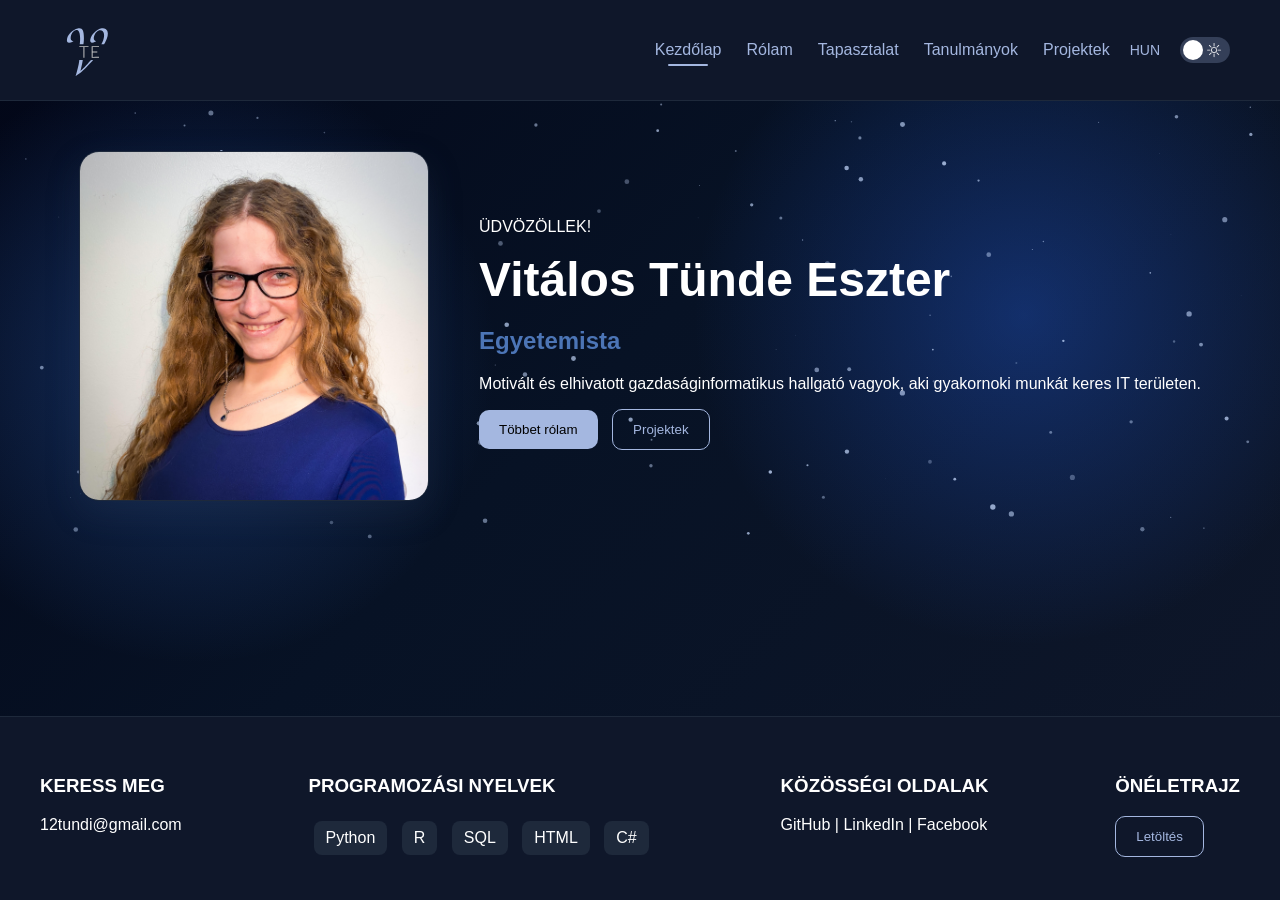
<file: index.html>
<!DOCTYPE html>
<html lang="hu">
<head>
    <meta charset="UTF-8">
    <meta name="viewport" content="width=device-width, initial-scale=1.0">
    <title>Vitálos Tünde Eszter</title>
    <link rel="icon" href="images/favicon.ico" type="image/x-icon">

    <link rel="stylesheet" href="style.css">
    <link rel="stylesheet" href="responsive.css">
</head>

<body data-page="home">

<canvas id="stars-bg"></canvas>

<nav>
    <img src="images/logo_sotet.svg" alt="Logo">
    <div class = "menu-container">
        <ul class="nav-links">
            <li><a href="index.html" aria-current="page">Kezdőlap</a></li>
            <li><a href="about.html">Rólam</a></li>
            <li><a href="experience.html">Tapasztalat</a></li>
            <li><a href="studies.html">Tanulmányok</a></li>
            <li><a href="projects.html">Projektek</a></li>
        </ul>

        <div class="nav-actions">
            <div class="language-selector">
                <span class="current-lang">HUN</span>
                <div class="dropdown-menu">
                    <img src="images/english.svg" alt="English" onclick="changeLanguage('en')">
                    <img src="images/german.svg" alt="Deutsch" onclick="changeLanguage('de')">
                </div>
            </div>

            <div class="mode-switch">
                <label class="switch">
                    <input type="checkbox" id="mode-toggle" onclick="toggleMode()">
                    <span class="slider">
                        <span class="icon sun"></span>
                        <span class="icon moon"></span>
                    </span>
                </label>
            </div>

            <div class="hamburger-menu">
                <div class="hamburger">
                    <span></span>
                    <span></span>
                    <span></span>
                </div>

                <ul class="hamburger-dropdown">
                    <li><a href="index.html" aria-current="page">Kezdőlap</a></li>
                    <li><a href="about.html">Rólam</a></li>
                    <li><a href="experience.html">Tapasztalat</a></li>
                    <li><a href="studies.html">Tanulmányok</a></li>
                    <li><a href="projects.html">Projektek</a></li>
                </ul>
            </div>
        </div>
    </div>

</nav>


<main>
<section class="hero" id="home">
    <img src="images/profil.jpg" alt="profil kép">

    <div class="hero-text">
        <p>ÜDVÖZÖLLEK!</p>
        <h1>Vitálos Tünde Eszter</h1>
        <h2>Egyetemista</h2>

        <p>
            Motivált és elhivatott gazdaságinformatikus hallgató vagyok,
            aki gyakornoki munkát keres IT területen.
        </p>

        <div class="hero-buttons">
            <a class="btn btn-primary" href="about.html">Többet rólam</a>
            <a class="btn btn-secondary" href="projects.html">Projektek</a>
        </div>
    </div>
</section>
</main>

<footer>

    <div>
        <h3>KERESS MEG</h3>
        <p><a href="mailto:12tundi@gmail.com">12tundi@gmail.com</a></p>
    </div>

    <div>
        <h3>PROGRAMOZÁSI NYELVEK</h3>
        <span class="tag-row">
        <span class="tag">Python</span>
        <span class="tag">R</span>
        <span class="tag">SQL</span>
        </span>
        <span class="tag-row">
        <span class="tag">HTML</span>
        <span class="tag">C#</span>
        </span>
    </div>

    <div>
        <h3>KÖZÖSSÉGI OLDALAK</h3>
        <p><a href="https://github.com/VitalosTunde" target="_blank" rel="noreferrer">GitHub</a> | <a href="https://www.linkedin.com/in/t%C3%BCnde-eszter-vit%C3%A1los-298bb1347/" target="_blank" rel="noreferrer">LinkedIn</a> | <a href="https://www.facebook.com/tundi.vitalos" target="_blank" rel="noreferrer">Facebook</a></p>
    </div>

    <div>
        <h3>ÖNÉLETRAJZ</h3>
        <a class="btn btn-secondary" href="cv/Vitalos_Tunde_HU.pdf" download>Letöltés</a>
    </div>

</footer>

<script src="script.js"></script>
<script src="language.js"></script>
</body>
</html>
</file>
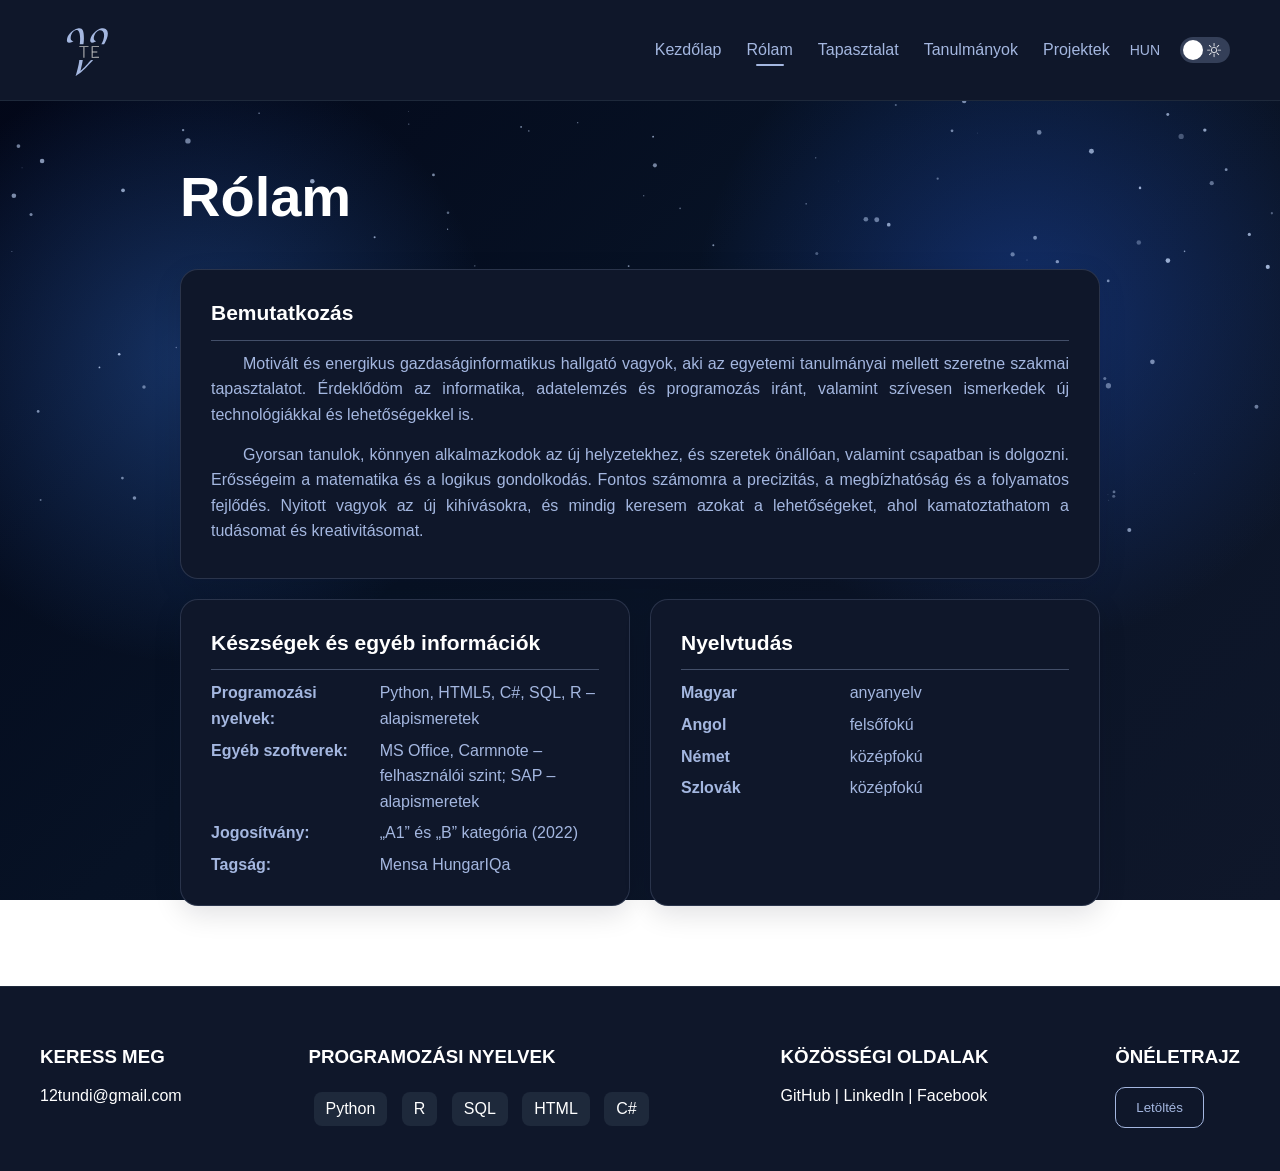
<file: about.html>
<!DOCTYPE html>
<html lang="hu">
<head>
    <meta charset="UTF-8">
    <meta name="viewport" content="width=device-width, initial-scale=1.0">
    <title>Rólam | Vitálos Tünde Eszter</title>
    <link rel="icon" href="images/favicon.ico" type="image/x-icon">

    <link rel="stylesheet" href="style.css">
    <link rel="stylesheet" href="responsive.css">
</head>

<body data-page="about">

<canvas id="stars-bg"></canvas>

<nav>
    <img src="images/logo_sotet.svg" alt="Logo">
    <div class = "menu-container">
        <ul class="nav-links">
            <li><a href="index.html">Kezdőlap</a></li>
            <li><a href="about.html" aria-current="page">Rólam</a></li>
            <li><a href="experience.html">Tapasztalat</a></li>
            <li><a href="studies.html">Tanulmányok</a></li>
            <li><a href="projects.html">Projektek</a></li>
        </ul>

        <div class="nav-actions">
            <div class="language-selector">
                <span class="current-lang">HUN</span>
                <div class="dropdown-menu">
                    <img src="images/english.svg" alt="English" onclick="changeLanguage('en')">
                    <img src="images/german.svg" alt="Deutsch" onclick="changeLanguage('de')">
                </div>
            </div>

            <div class="mode-switch">
                <label class="switch">
                    <input type="checkbox" id="mode-toggle" onclick="toggleMode()">
                    <span class="slider">
                        <span class="icon sun"></span>
                        <span class="icon moon"></span>
                    </span>
                </label>
            </div>

            <div class="hamburger-menu">
                <div class="hamburger">
                    <span></span>
                    <span></span>
                    <span></span>
                </div>

                <ul class="hamburger-dropdown">
                    <li><a href="index.html">Kezdőlap</a></li>
                    <li><a href="about.html" aria-current="page">Rólam</a></li>
                    <li><a href="experience.html">Tapasztalat</a></li>
                    <li><a href="studies.html">Tanulmányok</a></li>
                    <li><a href="projects.html">Projektek</a></li>
                </ul>
            </div>
        </div>
    </div>

</nav>


<main>
<section class="timeline-page" id="about" aria-labelledby="about-title">
    <h1 id="about-title">Rólam</h1>
    <div class="about-grid">
        <article class="timeline-card about-card about-intro">
            <h2 data-about="introTitle">Bemutatkozás</h2>
            <div>
                <p data-about="intro1">Motivált és energikus gazdaságinformatikus hallgató vagyok, aki az egyetemi tanulmányai mellett szeretne szakmai tapasztalatot. Érdeklődöm az informatika, adatelemzés és programozás iránt, valamint szívesen ismerkedek új technológiákkal és lehetőségekkel is.</p>
                <p data-about="intro2">Gyorsan tanulok, könnyen alkalmazkodok az új helyzetekhez, és szeretek önállóan, valamint csapatban is dolgozni. Erősségeim a matematika és a logikus gondolkodás. Fontos számomra a precizitás, a megbízhatóság és a folyamatos fejlődés. Nyitott vagyok az új kihívásokra, és mindig keresem azokat a lehetőségeket, ahol kamatoztathatom a tudásomat és kreativitásomat.</p>
            </div>
        </article>
        <div class="about-secondary">
        <article class="timeline-card about-card about-skills">
            <h2 data-about="skillsTitle">Készségek és egyéb információk</h2>
            <dl class="about-details">
                <div><dt data-about="programmingLabel">Programozási nyelvek:</dt><dd data-about="programming">Python, HTML5, C#, SQL, R – alapismeretek</dd></div>
                <div><dt data-about="softwareLabel">Egyéb szoftverek:</dt><dd data-about="software">MS Office, Carmnote – felhasználói szint; SAP – alapismeretek</dd></div>
                <div><dt data-about="licenceLabel">Jogosítvány:</dt><dd data-about="licence">„A1” és „B” kategória (2022)</dd></div>
                <div><dt data-about="membershipLabel">Tagság:</dt><dd>Mensa HungarIQa</dd></div>
            </dl>
        </article>
        <article class="timeline-card about-card">
            <h2 data-about="languagesTitle">Nyelvtudás</h2>
            <dl class="about-details">
                <div><dt data-about="hungarian">Magyar</dt><dd data-about="native">anyanyelv</dd></div>
                <div><dt data-about="english">Angol</dt><dd data-about="englishLevel">felsőfokú</dd></div>
                <div><dt data-about="german">Német</dt><dd data-about="germanLevel">középfokú</dd></div>
                <div><dt data-about="slovak">Szlovák</dt><dd data-about="slovakLevel">középfokú</dd></div>
            </dl>
        </article>
        </div>
    </div>
</section>
</main>

<footer>

    <div>
        <h3>KERESS MEG</h3>
        <p><a href="mailto:12tundi@gmail.com">12tundi@gmail.com</a></p>
    </div>

    <div>
        <h3>PROGRAMOZÁSI NYELVEK</h3>
        <span class="tag-row">
        <span class="tag">Python</span>
        <span class="tag">R</span>
        <span class="tag">SQL</span>
        </span>
        <span class="tag-row">
        <span class="tag">HTML</span>
        <span class="tag">C#</span>
        </span>
    </div>

    <div>
        <h3>KÖZÖSSÉGI OLDALAK</h3>
        <p><a href="https://github.com/VitalosTunde" target="_blank" rel="noreferrer">GitHub</a> | <a href="https://www.linkedin.com/in/t%C3%BCnde-eszter-vit%C3%A1los-298bb1347/" target="_blank" rel="noreferrer">LinkedIn</a> | <a href="https://www.facebook.com/tundi.vitalos" target="_blank" rel="noreferrer">Facebook</a></p>
    </div>

    <div>
        <h3>ÖNÉLETRAJZ</h3>
        <a class="btn btn-secondary" href="cv/Vitalos_Tunde_HU.pdf" download>Letöltés</a>
    </div>

</footer>

<script src="script.js"></script>
<script src="language.js"></script>
</body>
</html>
</file>
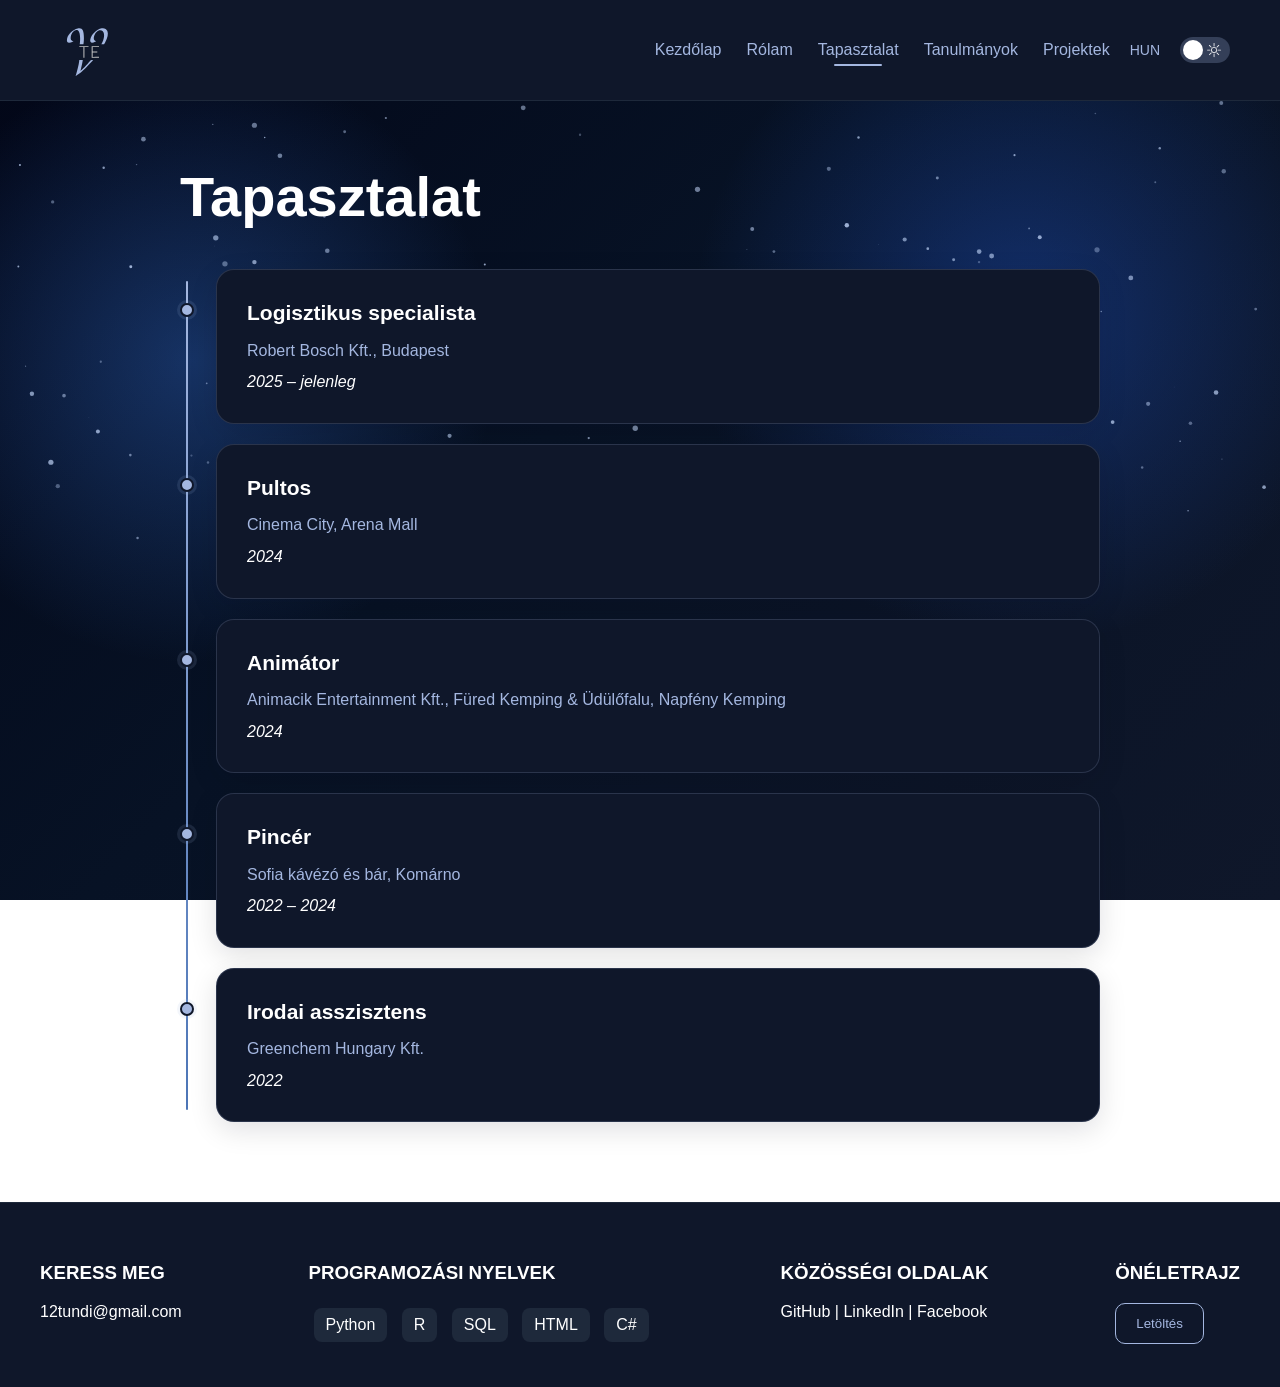
<file: experience.html>
<!DOCTYPE html>
<html lang="hu">
<head>
    <meta charset="UTF-8">
    <meta name="viewport" content="width=device-width, initial-scale=1.0">
    <title>Tapasztalat | Vitálos Tünde Eszter</title>
    <link rel="icon" href="images/favicon.ico" type="image/x-icon">

    <link rel="stylesheet" href="style.css">
    <link rel="stylesheet" href="responsive.css">
</head>

<body data-page="experience">

<canvas id="stars-bg"></canvas>

<nav>
    <img src="images/logo_sotet.svg" alt="Logo">
    <div class = "menu-container">
        <ul class="nav-links">
            <li><a href="index.html">Kezdőlap</a></li>
            <li><a href="about.html">Rólam</a></li>
            <li><a href="experience.html" aria-current="page">Tapasztalat</a></li>
            <li><a href="studies.html">Tanulmányok</a></li>
            <li><a href="projects.html">Projektek</a></li>
        </ul>

        <div class="nav-actions">
            <div class="language-selector">
                <span class="current-lang">HUN</span>
                <div class="dropdown-menu">
                    <img src="images/english.svg" alt="English" onclick="changeLanguage('en')">
                    <img src="images/german.svg" alt="Deutsch" onclick="changeLanguage('de')">
                </div>
            </div>

            <div class="mode-switch">
                <label class="switch">
                    <input type="checkbox" id="mode-toggle" onclick="toggleMode()">
                    <span class="slider">
                        <span class="icon sun"></span>
                        <span class="icon moon"></span>
                    </span>
                </label>
            </div>

            <div class="hamburger-menu">
                <div class="hamburger">
                    <span></span>
                    <span></span>
                    <span></span>
                </div>

                <ul class="hamburger-dropdown">
                    <li><a href="index.html">Kezdőlap</a></li>
                    <li><a href="about.html">Rólam</a></li>
                    <li><a href="experience.html" aria-current="page">Tapasztalat</a></li>
                    <li><a href="studies.html">Tanulmányok</a></li>
                    <li><a href="projects.html">Projektek</a></li>
                </ul>
            </div>
        </div>
    </div>

</nav>


<main>
<section class="timeline-page" id="experience" aria-labelledby="experience-title">
    <h1 id="experience-title">Tapasztalat</h1>
    <ol class="timeline">
        <li class="timeline-card">
            <h2>Logisztikus specialista</h2>
            <p>Robert Bosch Kft., Budapest</p>
            <span class="timeline-date">2025 – jelenleg</span>
        </li>
        <li class="timeline-card">
            <h2>Pultos</h2>
            <p>Cinema City, Arena Mall</p>
            <span class="timeline-date">2024</span>
        </li>
        <li class="timeline-card">
            <h2>Animátor</h2>
            <p>Animacik Entertainment Kft., Füred Kemping &amp; Üdülőfalu, Napfény Kemping</p>
            <span class="timeline-date">2024</span>
        </li>
        <li class="timeline-card">
            <h2>Pincér</h2>
            <p>Sofia kávézó és bár, Komárno</p>
            <span class="timeline-date">2022 – 2024</span>
        </li>
        <li class="timeline-card">
            <h2>Irodai asszisztens</h2>
            <p>Greenchem Hungary Kft.</p>
            <span class="timeline-date">2022</span>
        </li>
    </ol>
</section>
</main>

<footer>

    <div>
        <h3>KERESS MEG</h3>
        <p><a href="mailto:12tundi@gmail.com">12tundi@gmail.com</a></p>
    </div>

    <div>
        <h3>PROGRAMOZÁSI NYELVEK</h3>
        <span class="tag-row">
        <span class="tag">Python</span>
        <span class="tag">R</span>
        <span class="tag">SQL</span>
        </span>
        <span class="tag-row">
        <span class="tag">HTML</span>
        <span class="tag">C#</span>
        </span>
    </div>

    <div>
        <h3>KÖZÖSSÉGI OLDALAK</h3>
        <p><a href="https://github.com/VitalosTunde" target="_blank" rel="noreferrer">GitHub</a> | <a href="https://www.linkedin.com/in/t%C3%BCnde-eszter-vit%C3%A1los-298bb1347/" target="_blank" rel="noreferrer">LinkedIn</a> | <a href="https://www.facebook.com/tundi.vitalos" target="_blank" rel="noreferrer">Facebook</a></p>
    </div>

    <div>
        <h3>ÖNÉLETRAJZ</h3>
        <a class="btn btn-secondary" href="cv/Vitalos_Tunde_HU.pdf" download>Letöltés</a>
    </div>

</footer>

<script src="script.js"></script>
<script src="language.js"></script>
</body>
</html>
</file>
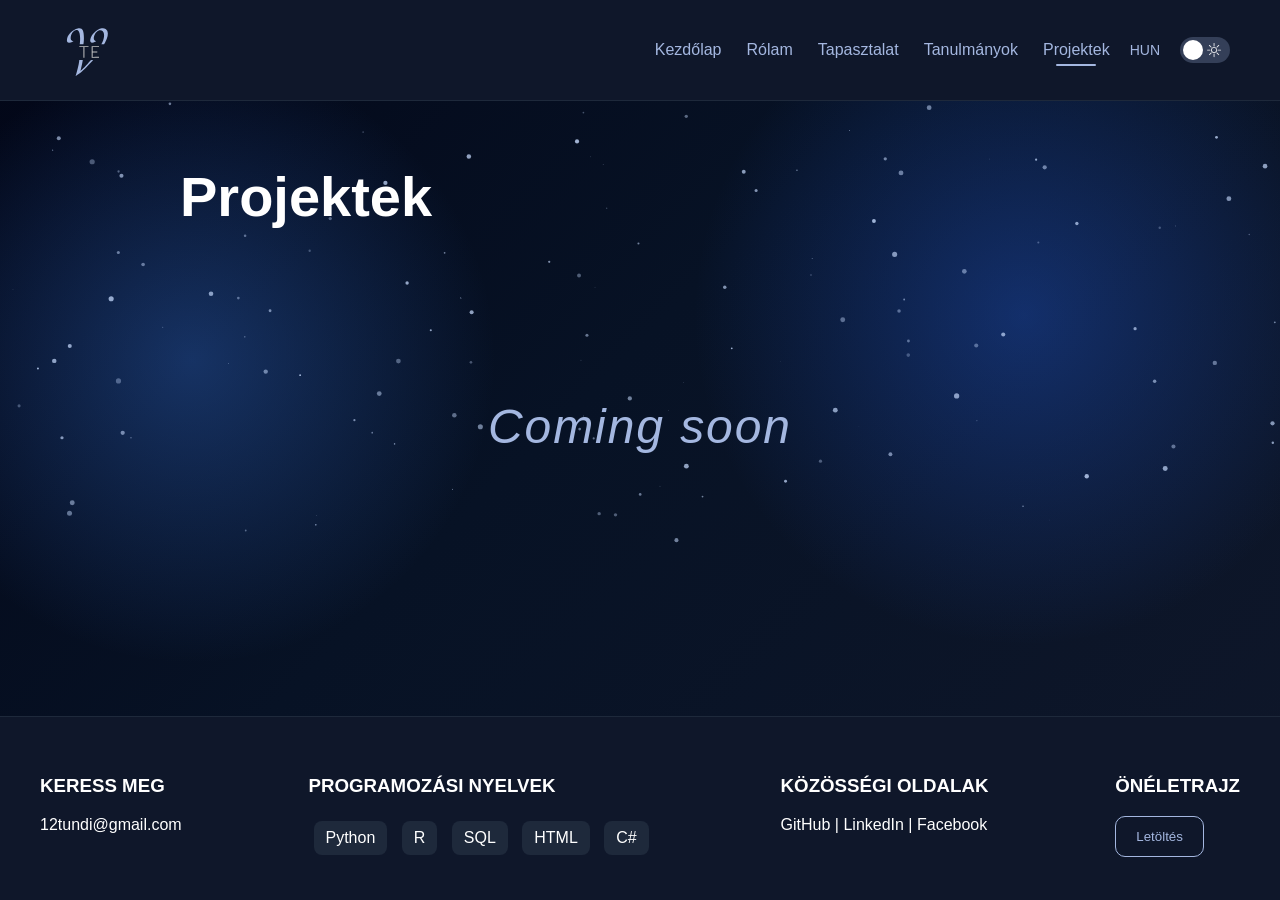
<file: projects.html>
<!DOCTYPE html>
<html lang="hu">
<head>
    <meta charset="UTF-8">
    <meta name="viewport" content="width=device-width, initial-scale=1.0">
    <title>Projektek | Vitálos Tünde Eszter</title>
    <link rel="icon" href="images/favicon.ico" type="image/x-icon">

    <link rel="stylesheet" href="style.css">
    <link rel="stylesheet" href="responsive.css">
</head>

<body data-page="projects">

<canvas id="stars-bg"></canvas>

<nav>
    <img src="images/logo_sotet.svg" alt="Logo">
    <div class = "menu-container">
        <ul class="nav-links">
            <li><a href="index.html">Kezdőlap</a></li>
            <li><a href="about.html">Rólam</a></li>
            <li><a href="experience.html">Tapasztalat</a></li>
            <li><a href="studies.html">Tanulmányok</a></li>
            <li><a href="projects.html" aria-current="page">Projektek</a></li>
        </ul>

        <div class="nav-actions">
            <div class="language-selector">
                <span class="current-lang">HUN</span>
                <div class="dropdown-menu">
                    <img src="images/english.svg" alt="English" onclick="changeLanguage('en')">
                    <img src="images/german.svg" alt="Deutsch" onclick="changeLanguage('de')">
                </div>
            </div>

            <div class="mode-switch">
                <label class="switch">
                    <input type="checkbox" id="mode-toggle" onclick="toggleMode()">
                    <span class="slider">
                        <span class="icon sun"></span>
                        <span class="icon moon"></span>
                    </span>
                </label>
            </div>

            <div class="hamburger-menu">
                <div class="hamburger">
                    <span></span>
                    <span></span>
                    <span></span>
                </div>

                <ul class="hamburger-dropdown">
                    <li><a href="index.html">Kezdőlap</a></li>
                    <li><a href="about.html">Rólam</a></li>
                    <li><a href="experience.html">Tapasztalat</a></li>
                    <li><a href="studies.html">Tanulmányok</a></li>
                    <li><a href="projects.html" aria-current="page">Projektek</a></li>
                </ul>
            </div>
        </div>
    </div>

</nav>


<main>
<section class="timeline-page" id="projects" aria-labelledby="projects-title">
    <h1 id="projects-title">Projektek</h1>
    <div class="projects-placeholder">
        <p lang="en"><em>Coming soon</em></p>
    </div>
</section>
</main>

<footer>

    <div>
        <h3>KERESS MEG</h3>
        <p><a href="mailto:12tundi@gmail.com">12tundi@gmail.com</a></p>
    </div>

    <div>
        <h3>PROGRAMOZÁSI NYELVEK</h3>
        <span class="tag-row">
        <span class="tag">Python</span>
        <span class="tag">R</span>
        <span class="tag">SQL</span>
        </span>
        <span class="tag-row">
        <span class="tag">HTML</span>
        <span class="tag">C#</span>
        </span>
    </div>

    <div>
        <h3>KÖZÖSSÉGI OLDALAK</h3>
        <p><a href="https://github.com/VitalosTunde" target="_blank" rel="noreferrer">GitHub</a> | <a href="https://www.linkedin.com/in/t%C3%BCnde-eszter-vit%C3%A1los-298bb1347/" target="_blank" rel="noreferrer">LinkedIn</a> | <a href="https://www.facebook.com/tundi.vitalos" target="_blank" rel="noreferrer">Facebook</a></p>
    </div>

    <div>
        <h3>ÖNÉLETRAJZ</h3>
        <a class="btn btn-secondary" href="cv/Vitalos_Tunde_HU.pdf" download>Letöltés</a>
    </div>

</footer>

<script src="script.js"></script>
<script src="language.js"></script>
</body>
</html>
</file>
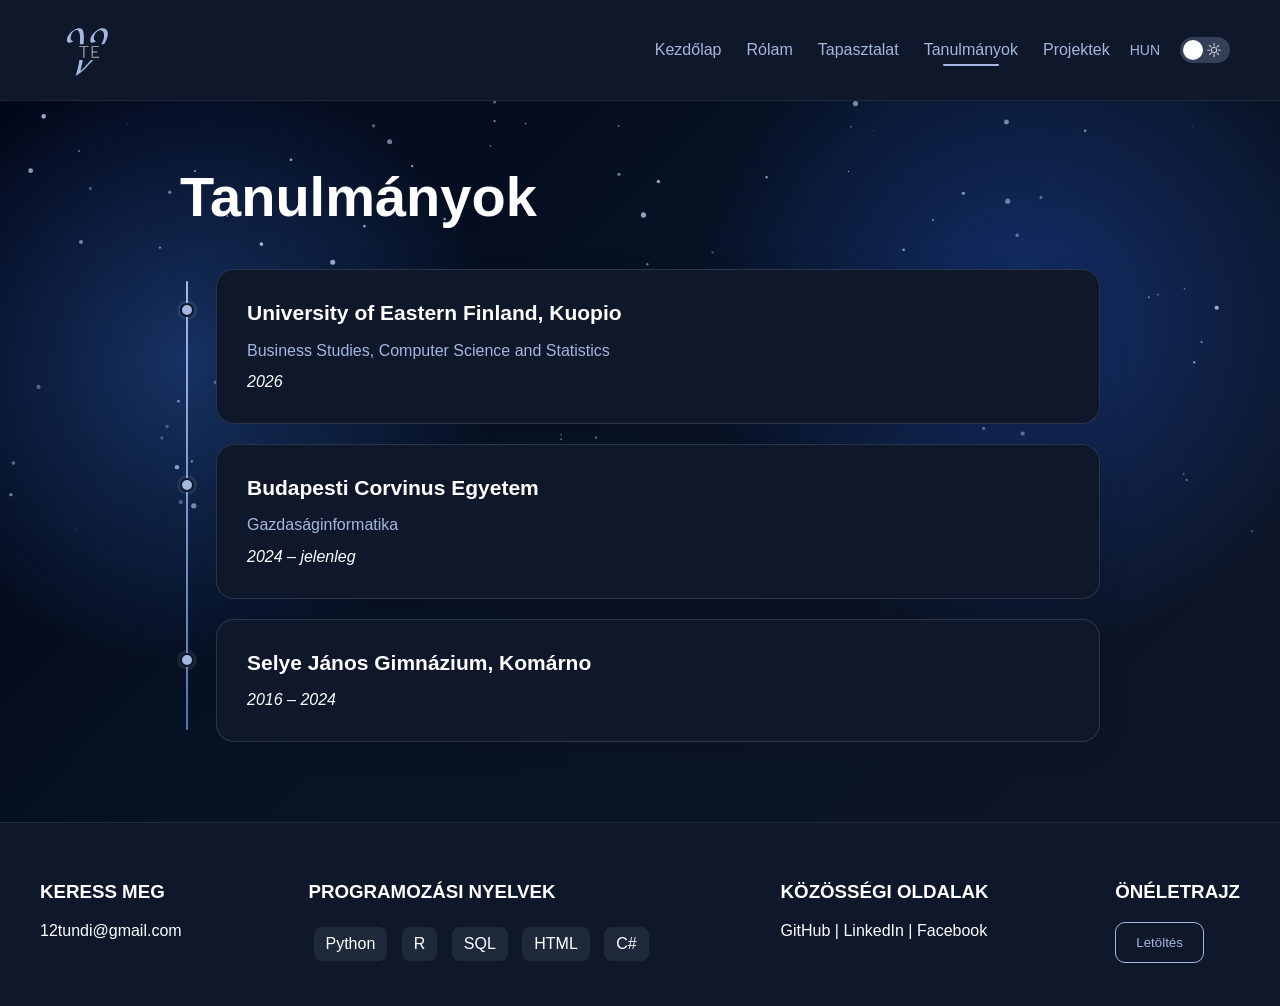
<file: studies.html>
<!DOCTYPE html>
<html lang="hu">
<head>
    <meta charset="UTF-8">
    <meta name="viewport" content="width=device-width, initial-scale=1.0">
    <title>Tanulmányok | Vitálos Tünde Eszter</title>
    <link rel="icon" href="images/favicon.ico" type="image/x-icon">

    <link rel="stylesheet" href="style.css">
    <link rel="stylesheet" href="responsive.css">
</head>

<body data-page="studies">

<canvas id="stars-bg"></canvas>

<nav>
    <img src="images/logo_sotet.svg" alt="Logo">
    <div class = "menu-container">
        <ul class="nav-links">
            <li><a href="index.html">Kezdőlap</a></li>
            <li><a href="about.html">Rólam</a></li>
            <li><a href="experience.html">Tapasztalat</a></li>
            <li><a href="studies.html" aria-current="page">Tanulmányok</a></li>
            <li><a href="projects.html">Projektek</a></li>
        </ul>

        <div class="nav-actions">
            <div class="language-selector">
                <span class="current-lang">HUN</span>
                <div class="dropdown-menu">
                    <img src="images/english.svg" alt="English" onclick="changeLanguage('en')">
                    <img src="images/german.svg" alt="Deutsch" onclick="changeLanguage('de')">
                </div>
            </div>

            <div class="mode-switch">
                <label class="switch">
                    <input type="checkbox" id="mode-toggle" onclick="toggleMode()">
                    <span class="slider">
                        <span class="icon sun"></span>
                        <span class="icon moon"></span>
                    </span>
                </label>
            </div>

            <div class="hamburger-menu">
                <div class="hamburger">
                    <span></span>
                    <span></span>
                    <span></span>
                </div>

                <ul class="hamburger-dropdown">
                    <li><a href="index.html">Kezdőlap</a></li>
                    <li><a href="about.html">Rólam</a></li>
                    <li><a href="experience.html">Tapasztalat</a></li>
                    <li><a href="studies.html" aria-current="page">Tanulmányok</a></li>
                    <li><a href="projects.html">Projektek</a></li>
                </ul>
            </div>
        </div>
    </div>

</nav>


<main>
<section class="timeline-page" id="studies" aria-labelledby="studies-title">
    <h1 id="studies-title">Tanulmányok</h1>
    <ol class="timeline">
        <li class="timeline-card">
            <h2>University of Eastern Finland, Kuopio</h2>
            <p>Business studies, Computer science and statistics</p>
            <span class="timeline-date">2026</span>
        </li>
        <li class="timeline-card">
            <h2>Budapesti Corvinus Egyetem</h2>
            <p>Gazdaságinformatika</p>
            <span class="timeline-date">2024 – jelenleg</span>
        </li>
        <li class="timeline-card">
            <h2>Selye János Gimnázium, Komárno</h2>
            <span class="timeline-date">2016 – 2024</span>
        </li>
    </ol>
</section>
</main>

<footer>

    <div>
        <h3>KERESS MEG</h3>
        <p><a href="mailto:12tundi@gmail.com">12tundi@gmail.com</a></p>
    </div>

    <div>
        <h3>PROGRAMOZÁSI NYELVEK</h3>
        <span class="tag-row">
        <span class="tag">Python</span>
        <span class="tag">R</span>
        <span class="tag">SQL</span>
        </span>
        <span class="tag-row">
        <span class="tag">HTML</span>
        <span class="tag">C#</span>
        </span>
    </div>

    <div>
        <h3>KÖZÖSSÉGI OLDALAK</h3>
        <p><a href="https://github.com/VitalosTunde" target="_blank" rel="noreferrer">GitHub</a> | <a href="https://www.linkedin.com/in/t%C3%BCnde-eszter-vit%C3%A1los-298bb1347/" target="_blank" rel="noreferrer">LinkedIn</a> | <a href="https://www.facebook.com/tundi.vitalos" target="_blank" rel="noreferrer">Facebook</a></p>
    </div>

    <div>
        <h3>ÖNÉLETRAJZ</h3>
        <a class="btn btn-secondary" href="cv/Vitalos_Tunde_HU.pdf" download>Letöltés</a>
    </div>

</footer>

<script src="script.js"></script>
<script src="language.js"></script>
</body>
</html>
</file>
<file: style.css>
:root {
    --bg-gradient: radial-gradient(circle at 80% 35%, rgba(37, 99, 235, 0.35), transparent 28%), radial-gradient(circle at 15% 40%, rgba(59, 130, 246, 0.32), transparent 25%), linear-gradient(135deg, #020617, #071225 45%, #0f172a);
    --text-color: white;
    --nav-bg: #0f172a;
    --nav-border: #1e293b;
    --nav-link-color: #a4b7e0;
    --nav-link-color-rgb: 164, 183, 224;
    --nav-link-hover: white;
    --footer-link-hover: #a4b7e0;
    --star-color: rgba(200, 220, 255, 1);
    --btn-primary-bg: #a4b7e0;
    --btn-primary-color: rgb(0, 0, 0);
    --btn-secondary-bg: transparent;
    --btn-secondary-border: #a4b7e0;
    --btn-secondary-color: #a4b7e0;
    --footer-bg: #0f172a;
    --footer-border: #1e293b;
    --tag-bg: #1e293b;
    --hero-h2-color: #4c75b6;
}

.light-mode {
    --bg-gradient: radial-gradient(circle at 80% 35%, rgba(26, 66, 151, 0.35), transparent 28%), radial-gradient(circle at 15% 40%, rgba(18, 40, 89, 0.35), transparent 25%), linear-gradient(135deg, #f8fafc, #e2e8f0 45%, #cbd5e1);
    --text-color: #1e293b;
    --nav-bg: #b8c6e3;
    --nav-border: #9cb8dc;
    --nav-link-color: #2d3c57;
    --nav-link-color-rgb: 45, 60, 87;
    --nav-link-hover: #000000;
    --footer-link-hover: #eef6ff;
    --star-color: rgb(0, 33, 91);
    --btn-primary-bg: #1e293b;
    --btn-primary-color: white;
    --btn-secondary-bg: transparent;
    --btn-secondary-border: #1e293b;
    --btn-secondary-color: #1e293b;
    --footer-bg: #b8c6e3;
    --footer-border: #9cb8dc;
    --tag-bg: #e2e8f0;
    --hero-h2-color: #4c75b6;
}

html {
    min-height: 100%;
}

body {
    margin: 0;
    font-family: Arial, sans-serif;
    color: var(--text-color);
    overflow-x: hidden;
    background: var(--bg-gradient);
    background-attachment: fixed;
    min-height: 100vh;
    display: flex;
    flex-direction: column;
}

main {
    flex: 1;
    min-width: 0;
}

[hidden] {
    display: none !important;
}

.timeline-page {
    box-sizing: border-box;
    width: min(100%, 1000px);
    margin: 0 auto;
    padding: 64px 40px 80px;
}

.timeline-page > h1 {
    font-family: inherit;
    font-size: clamp(36px, 5vw, 56px);
    line-height: 1.15;
    margin: 0 0 40px;
    overflow-wrap: anywhere;
}

.about-grid {
    display: grid;
    gap: 20px;
}

.about-secondary {
    display: grid;
    grid-template-columns: repeat(2, minmax(0, 1fr));
    align-items: stretch;
    gap: 20px;
}

.about-skills .about-details > div {
    grid-template-columns: minmax(0, 1fr) minmax(0, 1.4fr);
}

.timeline-card.about-card::before {
    content: none;
}

.about-card h2 {
    padding-bottom: 12px;
    border-bottom: 1px solid rgba(var(--nav-link-color-rgb), 0.35);
    margin-bottom: 16px;
}

.about-intro {
    min-width: 0;
}

.about-intro p + p {
    margin-top: 14px;
}

.about-intro p {
    text-indent: 2em;
    text-align: justify;
    hyphens: auto;
}

.about-details {
    margin: 0;
    color: var(--nav-link-color);
    font-size: 16px;
    line-height: 1.6;
}

.about-details > div {
    display: grid;
    grid-template-columns: minmax(0, 1fr) minmax(0, 1.4fr);
    gap: 12px;
    margin-top: 6px;
}

.about-details dt {
    font-weight: 600;
}

.about-details dd {
    margin: 0;
}

.timeline {
    position: relative;
    list-style: none;
    padding: 0 0 0 36px;
    margin: 0;
    display: grid;
    gap: 20px;
}

.timeline::before {
    content: '';
    position: absolute;
    top: 12px;
    bottom: 12px;
    left: 6px;
    width: 2px;
    background: linear-gradient(var(--nav-link-color), var(--hero-h2-color));
    border-radius: 2px;
}

.timeline-card {
    position: relative;
    padding: 28px 30px;
    border: 1px solid rgba(var(--nav-link-color-rgb), 0.18);
    border-radius: 18px;
    background: #0f172a;
    box-shadow: 0 8px 28px rgba(2, 6, 23, 0.12);
    overflow-wrap: anywhere;
}

.timeline-card::before {
    content: '';
    position: absolute;
    left: -37px;
    top: 33px;
    width: 10px;
    height: 10px;
    border-radius: 50%;
    background: var(--nav-link-color);
    border: 2px solid var(--nav-bg);
    box-shadow: 0 0 0 3px rgba(var(--nav-link-color-rgb), 0.13);
}

.timeline-card h2 {
    margin: 0 0 10px;
    font-size: 21px;
    line-height: 1.4;
}

.timeline-card p {
    margin: 6px 0;
    color: var(--nav-link-color);
    font-size: 16px;
    line-height: 1.6;
}

.timeline-date {
    display: block;
    margin-top: 6px;
    color: #fff;
    font-size: 16px;
    font-style: italic;
    font-weight: 400;
    line-height: 1.6;
}

.light-mode .timeline-card {
    background: var(--nav-bg);
    border-color: var(--hero-h2-color);
    color: var(--text-color);
}

.light-mode .timeline-card p {
    color: var(--nav-link-color);
}

.light-mode .timeline-date {
    color: var(--text-color);
}

#stars-bg {
    position: fixed;
    top: 0;
    left: 0;
    width: 100%;
    height: 100%;
    z-index: -2;
    pointer-events: none;
}

nav {
    position: sticky;
    top: 0;
    z-index: 1100;
    display: flex;
    justify-content: space-between;
    align-items: center;
    padding: 20px 50px;
    background-color: var(--nav-bg);
    border-bottom: 1px solid var(--nav-border);
}

nav div {
    display: flex;
    align-items: right;
    gap: 20px;
}

nav img {
    height: 60px;
    width: auto;
}   

nav ul {
    display: flex;
    list-style: none;
    gap: 25px;
}

nav a {
    text-decoration: none;
    color: var(--nav-link-color);
}

.nav-actions {
    display: flex;
    align-items: center;
    gap: 20px;
}

.hamburger-menu {
    position: relative;
    display: none;
}

.hamburger {
    display: flex;
    flex-direction: column;
    gap: 5px;
    cursor: pointer;
}

.hamburger span {
    width: 33px;
    height: 3px;
    background-color: var(--nav-link-color);
    border-radius: 999px;
}

.hamburger-dropdown {
    position: absolute;
    top: 100%;
    right: 0;
    background-color: var(--nav-bg);
    border: 1px solid var(--nav-border);
    border-radius: 8px;
    padding: 18px 25px;
    margin: 0 0 0 0;
    display: none;
    flex-direction: column;
    gap: 18px;
    z-index: 1000;
    min-width: 180px;
    list-style: none;
}

.hamburger-dropdown li {
    text-align: center;
}

.hamburger-dropdown a {
    color: var(--nav-link-color);
    text-decoration: none;
    font-size: 20px;
}

.hamburger-dropdown a:hover {
    color: var(--nav-link-hover);
}

nav a[aria-current="page"] {
    position: relative;
    display: inline-block;
}

nav a[aria-current="page"]::after {
    content: "";
    position: absolute;
    left: 20%;
    right: 20%;
    bottom: -7px;
    height: 2px;
    border-radius: 999px;
    background-color: var(--nav-link-color);
}

.hamburger-menu:hover .hamburger-dropdown,
.hamburger-menu.open .hamburger-dropdown {
    display: flex;
}

nav a:hover,
.current-lang:hover {
    color: var(--nav-link-hover);
}

.language-selector {
    position: relative;
}

.current-lang {
    cursor: pointer;
    font-size: 14px;
    color: var(--nav-link-color);
    transition: color 0.2s ease;
    place-content: center;
}

.current-lang:hover {
    color: var(--nav-link-hover);
}

.mode-switch {
    display: flex;
    align-items: center;
}

.switch {
    position: relative;
    display: inline-block;
    width: 50px;
    height: 26px;
}

.switch input {
    opacity: 0;
    width: 0;
    height: 0;
}

.slider {
    position: absolute;
    cursor: pointer;
    top: 0;
    left: 0;
    right: 0;
    bottom: 0;
    background-color: rgba(var(--nav-link-color-rgb), 0.25);
    border-radius: 34px;
    transition: background-color 0.3s ease;
}

.slider:before {
    position: absolute;
    content: "";
    height: 20px;
    width: 20px;
    left: 3px;
    bottom: 3px;
    background-color: white;
    border-radius: 50%;
    transition: transform 0.3s ease, background-color 0.3s ease;
}

.slider .icon {
    position: absolute;
    width: 16px;
    height: 16px;
    top: 5px;
    opacity: 0.9;
    transition: opacity 0.3s ease;
}

.slider .icon.sun {
    left: 8px;
    background-image: url("images/hold.svg");
    background-size: contain;
    background-repeat: no-repeat;
}

.slider .icon.moon {
    right: 8px;
    background-image: url("images/nap.svg");
    background-size: contain;
    background-repeat: no-repeat;
}

input:checked + .slider {
    background-color: rgba(var(--nav-link-color-rgb), 0.45);
}

input:checked + .slider:before {
    transform: translateX(24px);
}

input:not(:checked) + .slider .icon.sun,
input:checked + .slider .icon.moon {
    opacity: 0;
}

input:not(:checked) + .slider .icon.moon,
input:checked + .slider .icon.sun {
    opacity: 0.9;
}

.dropdown-menu {
    position: absolute;
    top: 100%;
    right: 0;
    background-color: var(--nav-bg);
    border: 1px solid var(--nav-border);
    border-radius: 8px;
    padding: 10px;
    display: none;
    flex-direction: column;
    gap: 10px;
    z-index: 1000;
}

.language-selector:hover .dropdown-menu,
.language-selector.open .dropdown-menu {
    display: flex;
}

.dropdown-menu img {
    width: 30px;
    height: 20px;
    cursor: pointer;
    transition: transform 0.2s ease;
}

.dropdown-menu img:hover {
    transform: scale(1.1);
}

.btn {
    transition: transform 0.2s ease, background-color 0.2s ease, color 0.2s ease;
}

.btn:hover {
    transform: scale(1.04);
}

footer a {
    color: var(--text-color);
    text-decoration: none;
    transition: transform 0.2s ease, color 0.2s ease;
}

footer a:hover {
    color: var(--footer-link-hover);
    transform: scale(1.04);
}

.hero {
    display: flex;
    align-items: center;
    justify-content: center;
    gap: 50px;
    padding: 50px;
}

.hero > img {
    box-sizing: border-box;
    border: 1.5px solid #1e293b;
    box-shadow: 0 12px 32px rgba(45, 60, 87, 0.25);
}

.hero-text h1 {
    font-size: 48px;
    margin: 10px 0;
}

.hero-text h2 {
    color: var(--hero-h2-color);
}

.btn {
    padding: 12px 20px;
    border-radius: 10px;
    border: none;
    cursor: pointer;
    margin-right: 10px;
}

a.btn {
    display: inline-block;
    text-decoration: none;
    font-size: 13.3333px;
    box-sizing: border-box;
}

.btn-primary {
    background: var(--btn-primary-bg);
    color: var(--btn-primary-color);
}

.btn-secondary {
    background: var(--btn-secondary-bg);
    border: 1px solid var(--btn-secondary-border);
    color: var(--btn-secondary-color);
}

footer {
    padding: 40px;
    display: flex;
    justify-content: space-between;
    border-top: 1px solid var(--footer-border);
    background-color: var(--footer-bg);
}

.projects-placeholder {
    display: grid;
    place-items: center;
    min-height: 35vh;
    color: var(--nav-link-color);
    text-align: center;
}

.projects-placeholder p {
    margin: 0;
    font-size: clamp(28px, 5vw, 48px);
    font-weight: 300;
    letter-spacing: 0.04em;
}

.tag {
    background: var(--tag-bg);
    padding: 8px 12px;
    border-radius: 8px;
    display: inline-block;
    margin: 5px;
}
</file>
<file: responsive.css>
@media (max-width: 800px) {
    .about-grid,
    .about-secondary {
        grid-template-columns: minmax(0, 1fr);
    }

    .timeline-page {
        padding: 40px 24px 56px;
    }

    .timeline-page > h1 {
        margin-bottom: 28px;
    }

    .timeline {
        padding-left: 26px;
        gap: 16px;
    }

    .timeline-card {
        padding: 22px 20px;
        border-radius: 14px;
    }

    .timeline-card::before {
        left: -27px;
        top: 27px;
    }

    .timeline-card h2 {
        font-size: 19px;
    }
}

@media (max-width: 800px) {

    .nav-links {
        display: none;
    }

    .hamburger-menu {
        display: block;
    }

    .hero img {
        width: 200px;
        border-radius: 20px;
    } 
    .hero {
        flex-direction: column;
        align-items: center;
        justify-content: flex-start;
        gap: 20px;
        padding: 40px 24px;
        text-align: center;
    }

    .hero img {
        width: min(78vw, 280px);
        border-radius: 18px;
        order: 2;
        margin: 4px 0 8px;
    }

    .hero-text {
        display: contents;
    }

    .hero-text p:first-child {
        order: 0;
        font-size: 16px;
        margin: 0 0 4px;
        letter-spacing: 1px;
    }

    .hero-text h1 {
        order: 1;
        width: calc(100vw - 32px);
        max-width: none;
        font-size: clamp(35px, 8vw, 55px);
        line-height: 1.05;
        margin: 0 auto;
        text-align: center;
    }

    .hero-text h2 {
        order: 3;
        font-size: 24px;
        margin: 0 0 6px;
    }

    .hero-text p:not(:first-child) {
        order: 4;
        max-width: none;
        font-size: 18px;
        line-height: 1.35;
        margin: 0 auto 10px;
        text-align: center;
    }

    .hero-buttons {
        order: 5;
        display: flex;
        justify-content: center;
        gap: 10px;
        width: calc(100vw - 32px);
        margin-top: 8px;
    }

    .hero .btn {
        width: 130px;
        margin: 0;
        padding: 10px 12px;
        font-size: 15px;
    }

    :root {
        --bg-gradient:
            radial-gradient(circle at 8% 18%, rgba(37, 99, 235, 0.35), transparent 32%),
            radial-gradient(circle at 95% 72%, rgba(59, 130, 246, 0.32), transparent 34%),
            linear-gradient(135deg, #020617, #071225 45%, #0f172a);
    }

    .light-mode {
        --bg-gradient:
            radial-gradient(circle at 8% 18%, rgba(26, 66, 151, 0.35), transparent 32%),
            radial-gradient(circle at 95% 72%, rgba(18, 40, 89, 0.35), transparent 34%),
            linear-gradient(135deg, #f8fafc, #e2e8f0 45%, #cbd5e1);
    }

    footer {
        display: flex;
        flex-direction: column;
        align-items: center;
        gap: 32px;
        padding: 35px 24px;
        text-align: center;
    }

    footer > div {
        width: 100%;
        display: flex;
        flex-direction: column;
        align-items: center;
        text-align: center;
    }

    footer h3 {
        font-size: 18px;
        margin: 0 0 14px;
        text-align: center;
    }

    footer p {
        margin: 0;
        font-size: 15px;
        line-height: 1.4;
    }

    footer a {
        text-align: center;
    }

    footer > div:nth-child(2) {
        display: grid;
        grid-template-columns: repeat(6, 1fr);
        justify-content: center;
        gap: 8px;
        max-width: 250px;
    }

    footer > div:nth-child(2) h3 {
        grid-column: 1 / -1;
    }

    footer > div:nth-child(2) .tag {
        grid-column: span 2;
    }

    footer > div:nth-child(2) .tag:nth-of-type(4) {
        grid-column: 2 / span 2;
    }

    footer > div:nth-child(2) .tag:nth-of-type(5) {
        grid-column: 4 / span 2;
    }

    footer .tag {
        display: inline-block;
        margin: 0;
        font-size: 12px;
        padding: 7px 11px;
        border-radius: 8px;
    }

    footer > div:nth-child(3) p {
        white-space: normal;
        max-width: 260px;
    }

    footer > div:nth-child(4) .btn {
        margin: 0;
        width: 140px;
    }

}

@media (min-width: 801px) and (max-width: 1024px) {

    .about-secondary {
        grid-template-columns: minmax(0, 1fr);
    }

    .nav-links {
        display: none;
    }

    .hamburger-menu {
        display: block;
    }

    .hero img {
        width: 280px;
        border-radius: 20px;
    } 

    footer {
        display: grid;
        grid-template-columns: repeat(4, 1fr);
        gap: 20px;
        padding: 30px 25px;
        text-align: center;
        align-items: start;
    }

    footer > div {
        display: flex;
        flex-direction: column;
        align-items: center;
        text-align: center;
    }

    footer h3 {
        text-align: center;
        width: 100%;
        font-size: 17px;
    }

    footer a {
        text-align: center;
    }

    footer > div:nth-child(2) {
        display: grid;
        grid-template-columns: repeat(6, auto);
        justify-content: center;
        justify-items: center;
        column-gap: 6px;
        row-gap: 10px;
    }

    footer > div:nth-child(2) h3 {
        grid-column: 1 / -1;
    }

    footer > div:nth-child(2) .tag {
        grid-column: span 2;
        display: inline-block;
        width: fit-content;
        margin: 0;
        padding: 5px 7px;
        font-size: 13px;
        white-space: nowrap;
    }

    footer > div:nth-child(2) .tag:nth-of-type(4) {
        grid-column: 2 / span 2;
    }

    footer > div:nth-child(2) .tag:nth-of-type(5) {
        grid-column: 4 / span 2;
    }

    footer > div:nth-child(3) p {
        white-space: nowrap;
        margin: 16px 0 0;
    }

    footer > div:nth-child(3) a {
        display: inline;
        white-space: nowrap;
    }

}

@media (max-width: 480px) {
    .about-skills .about-details > div {
        grid-template-columns: minmax(0, 1fr);
        gap: 0;
    }
}

@media (max-width: 1024px) {
    footer > div:nth-child(2) {
        display: flex;
        flex-direction: column;
        align-items: center;
        gap: 8px;
    }

    footer .tag-row {
        display: flex;
        justify-content: center;
        gap: 6px;
    }
}

@media (min-width: 1025px) {

    .nav-links {
        display: flex;
    }

    .hamburger-menu {
        display: none;
    }

    .hero img {
        width: 350px;
        border-radius: 20px;
    }  

}
</file>
